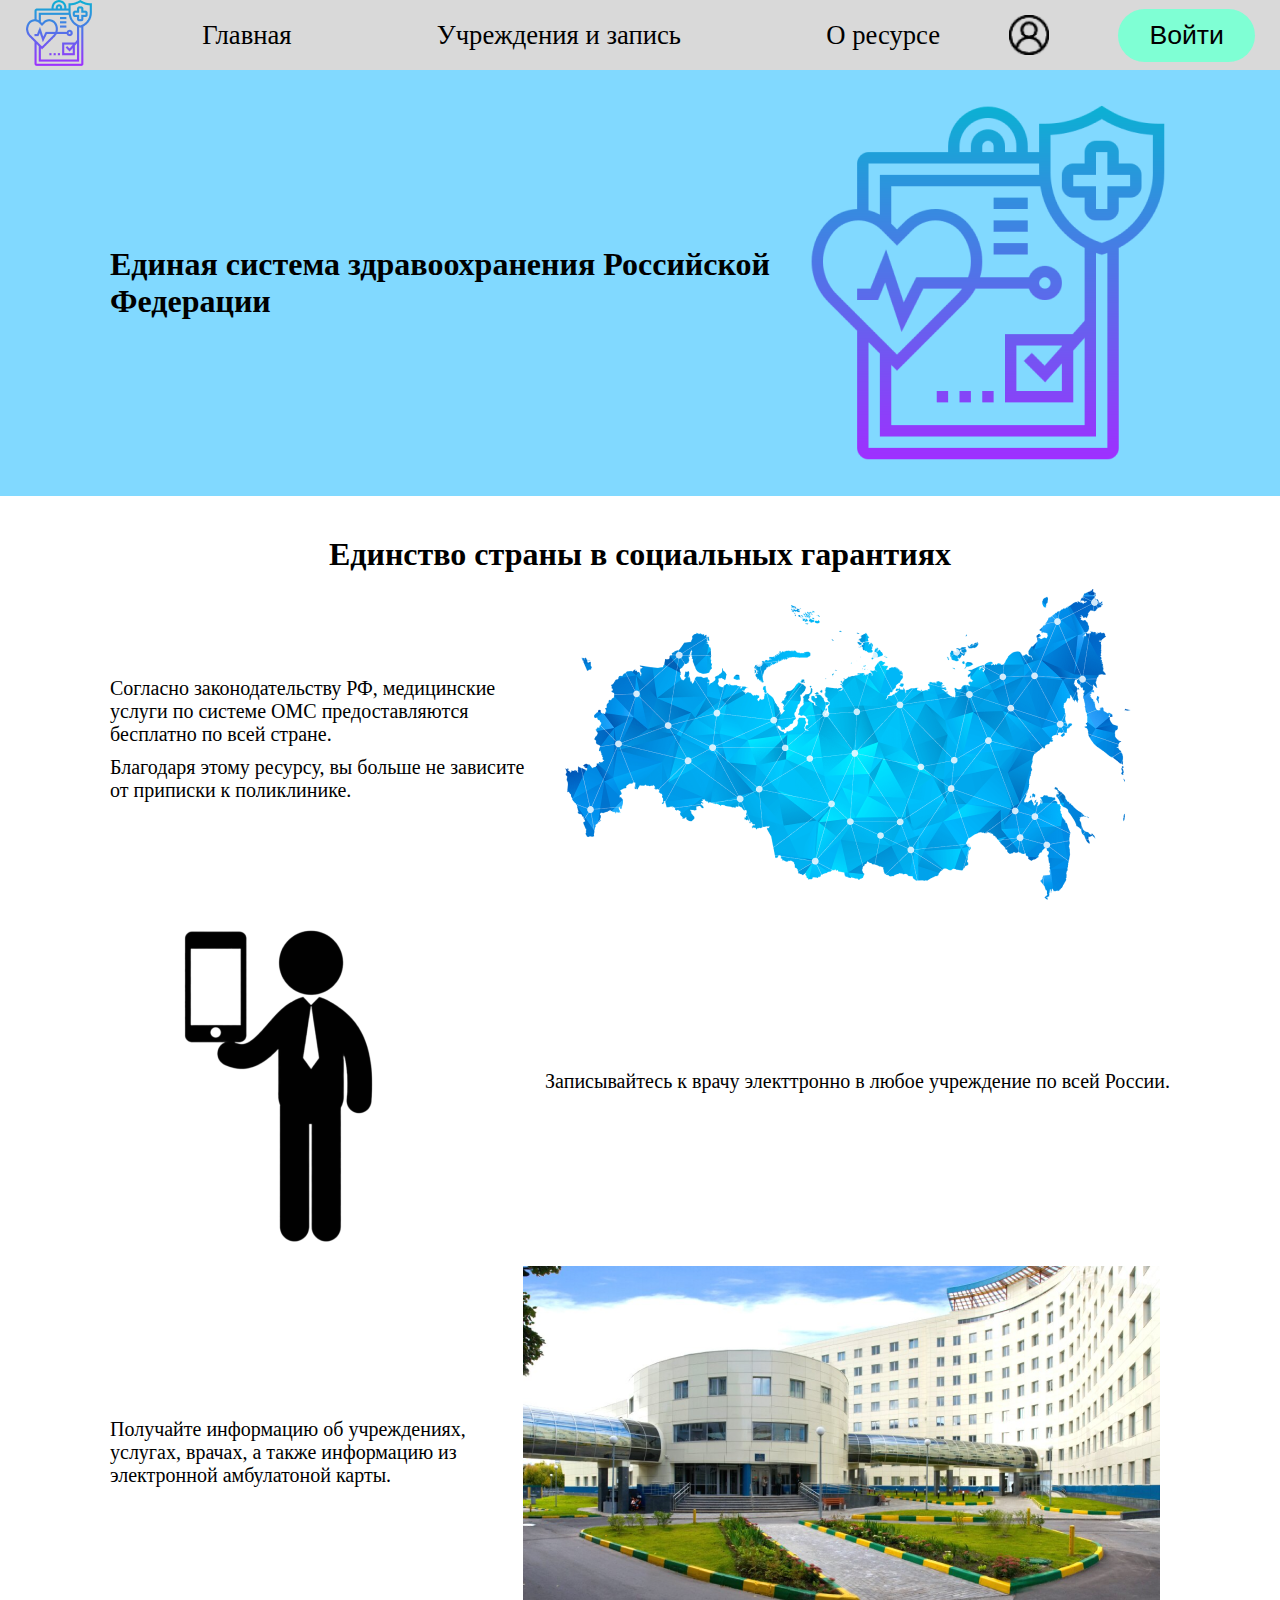
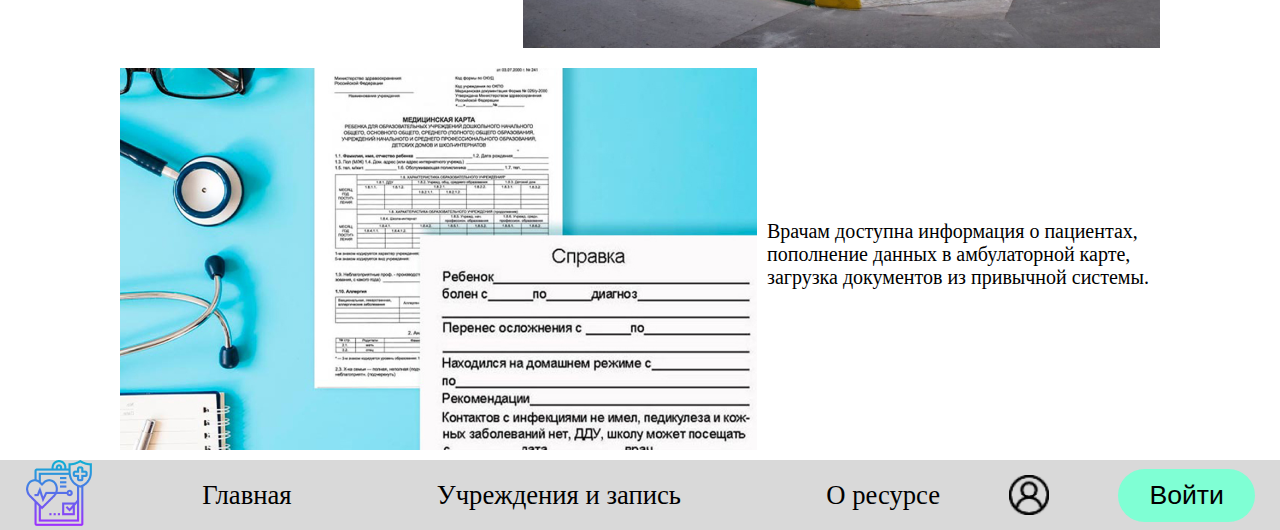
<file: index.htm>
<!DOCTYPE html>
<html lang="ru">
<head>
    <meta charset="UTF-8">
    <meta name="viewport" content="width=device-width, initial-scale=1.0">
    <link rel="stylesheet" href="./styles/index.css">
    <title>Единая система здравоохранения | Главная</title>
</head>
<body>
    <header>
        <div id="logo"><img src="/imgs/logo.png" alt="" onclick="location.href='index.htm'"></div>
        <ul>
            <li><a href="./index.htm">Главная</a></li>
            <li><a href="./search.htm">Учреждения и запись</a></li>
            <li><a href="">О ресурсе</a></li>
        </ul>
        <div id="user" onclick="location.href='./acc.htm'"><img src="./imgs/user.png" alt=""></div>
        <button id="signin" onclick="location.href='signin.htm'">Войти</button>
    </header>
    <div id="banner">
        <h1>
            Единая система здравоохранения Российской Федерации
        </h1>
        <img src="./imgs/bigLogo.png" alt="" style="display: block;">
    </div>
    <div id="about">
        <h1>Единство страны в социальных гарантиях</h1>
        <div class="card">
            <div>
            <p>Согласно законодательству РФ, медицинские услуги по системе ОМС предоставляются бесплатно по всей стране.</p>
            <p>Благодаря этому ресурсу, вы больше не зависите от приписки к поликлинике.</p>
            </div>
            <img src="./imgs/Russia.png" alt="" >
        </div>
        <div class="card">
            <img src="./imgs/withPhone.png" alt="">
            <p>Записывайтесь к врачу электтронно в любое учреждение по всей России.</p>
        </div>
        <div class="card">
            <p>Получайте информацию об учреждениях, услугах, врачах, а также информацию из электронной амбулатоной карты.</p>
            <img src="./imgs/Moscow.png" alt="">
        </div>
        <div class="card">
            <img src="./imgs/docs.png" alt="">
            <p>Врачам доступна информация о пациентах, пополнение данных в амбулаторной карте, загрузка документов из привычной системы.</p>
        </div>
    </div>
    <header>
        <div id="logo"><img src="./imgs/logo.png" alt="" onclick="location.href='index.htm'"></div>
        <ul>
            <li><a href="./index.htm">Главная</a></li>
            <li><a href="">Учреждения и запись</a></li>
            <li><a href="">О ресурсе</a></li>
        </ul>
        <div id="user"><img src="./imgs/user.png" alt=""></div>
        <button id="signin" onclick="location.href='signin.htm'">Войти</button>
    </header>
</body>
</html>
</file>
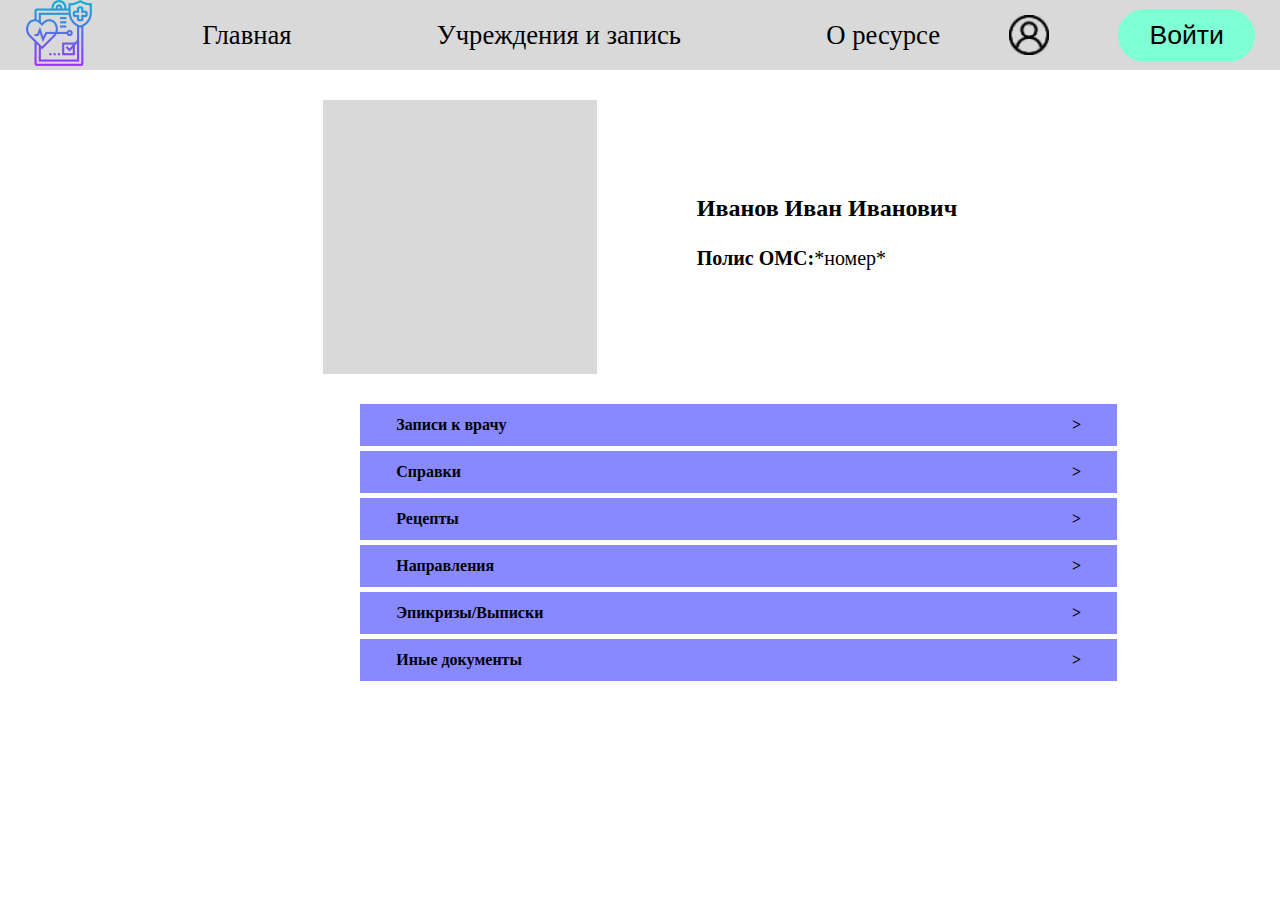
<file: acc.htm>
<!DOCTYPE html>
<html lang="ru">
<head>
    <meta charset="UTF-8">
    <meta name="viewport" content="width=device-width, initial-scale=1.0">
    <link rel="stylesheet" href="./styles/index.css">
    <link rel="stylesheet" href="./styles/accOfDoc.css">
    <link rel="stylesheet" href="./styles/acc.css">
    <title>Единая система здравоохранения | Личный кабинет</title>
</head>
<body>
    <header>
        <div id="logo"><img src="./imgs/logo.png" alt="" onclick="location.href='index.htm'"></div>
        <ul>
            <li><a href="./index.htm">Главная</a></li>
            <li><a href="./search.htm">Учреждения и запись</a></li>
            <li><a href="">О ресурсе</a></li>
        </ul>
        <div id="user" onclick="location.href='./acc.htm'"><img src="./imgs/user.png" alt=""></div>
        <button id="signin" onclick="location.href='signin.htm'">Войти</button>
    </header>
    <div id="accountHead">
        <img src="./imgs/None.png" alt="">
        <div id="biginfo">
            <h2>Иванов Иван Иванович</h2>
            <div id="info" style="margin-top: 25px;">
                <div id="catagolry">
                    <p><strong>Полис ОМС: </strong></p>
                </div>
                <div id="val">
                    <p>*номер*</p>
                </div>
            </div>
        </div>
    </div>
    <div class="sections">
        <ul>
            <li onclick="location.href = './records.htm'"><div>Записи к врачу</div> <div>></div></li>
            <li onclick="location.href = './documents.htm'"><div>Справки </div> <div>></div></li>
            <li onclick="location.href = './documents.htm'"><div>Рецепты </div> <div>></div></li>
            <li onclick="location.href = './documents.htm'"><div>Направления </div> <div>></div></li>
            <li onclick="location.href = './documents.htm'"><div>Эпикризы/Выписки </div> <div>></div></li>
            <li onclick="location.href = './documents.htm'"><div>Иные документы </div> <div>></div></li>
        </ul>
    </div>
</body>
</html>
</file>
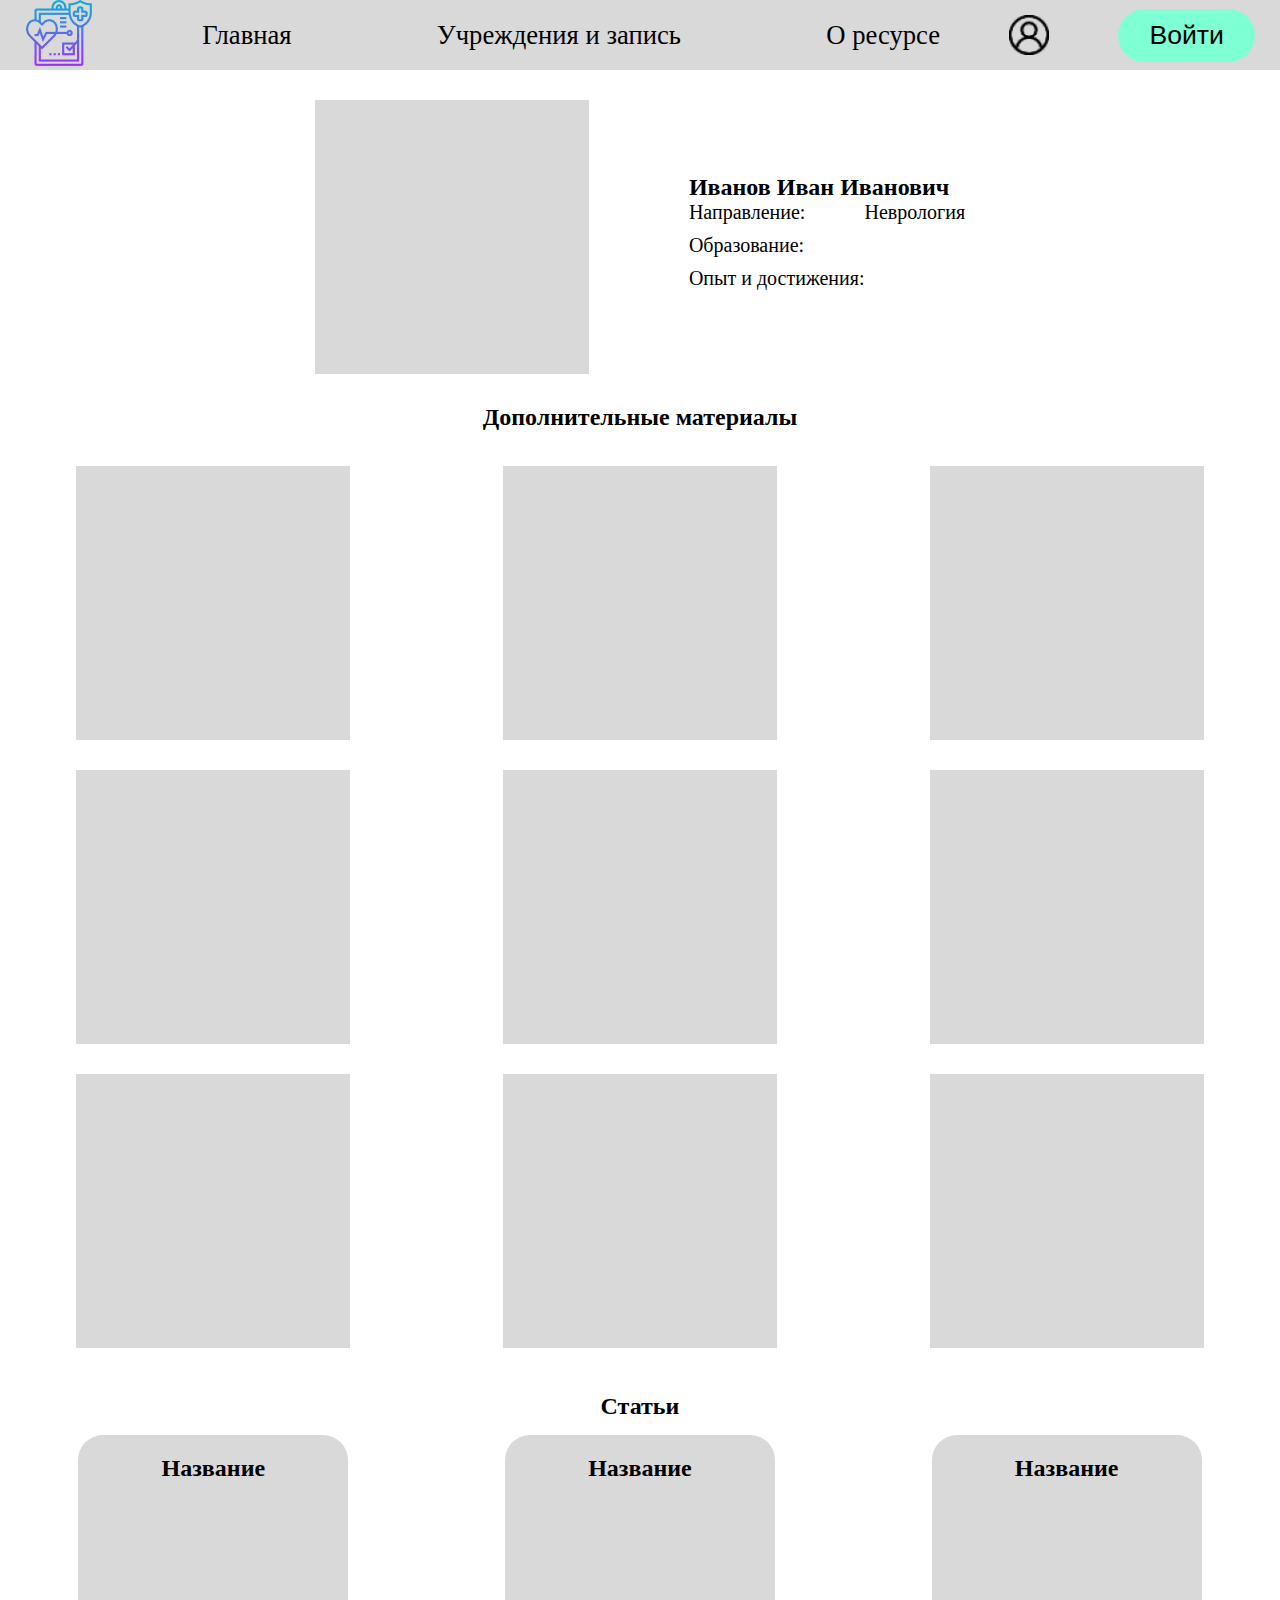
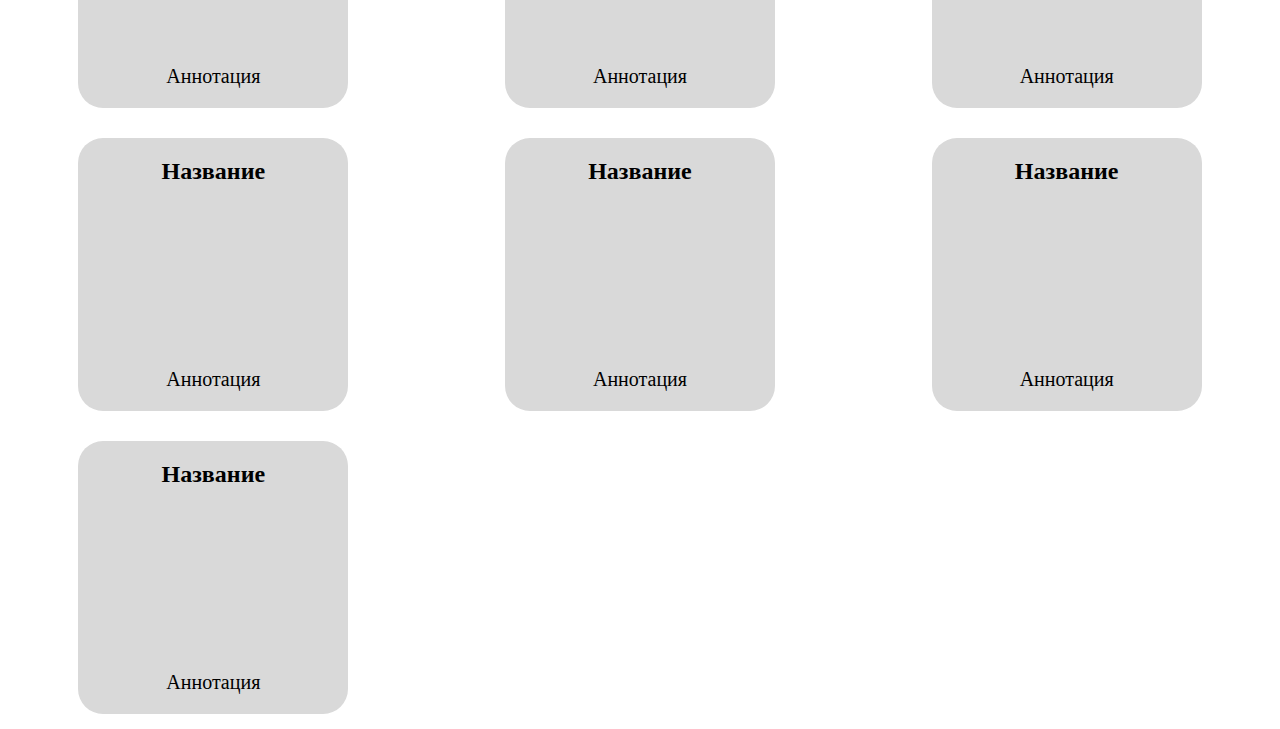
<file: accOfDoc.htm>
<!DOCTYPE html>
<html lang="ru">
<head>
    <meta charset="UTF-8">
    <meta name="viewport" content="width=device-width, initial-scale=1.0">
    <link rel="stylesheet" href="./styles/index.css">
    <link rel="stylesheet" href="./styles/accOfDoc.css">
    <title>Единая система здравоохранения | Врач</title>
</head>
<body>
    <header>
        <div id="logo"><img src="./imgs/logo.png" alt="" onclick="location.href='index.htm'"></div>
        <ul>
            <li><a href="./index.htm">Главная</a></li>
            <li><a href="./search.htm">Учреждения и запись</a></li>
            <li><a href="">О ресурсе</a></li>
        </ul>
        <div id="user" onclick="location.href='./acc.htm'"><img src="/imgs/user.png" alt=""></div>
        <button id="signin" onclick="location.href='signin.htm'">Войти</button>
    </header>
    <div id="accountHead">
        <img src="./imgs/None.png" alt="">
        <div id="biginfo">
            <h2>Иванов Иван Иванович</h2>
            <div id="info">
            <div id="catagolry">
                <p>Направление: </p>
                <p>Образование: </p>
                <p>Опыт и достижения: </p>
            </div>
            <div id="val">
                <p>Неврология</p>
                <p></p>
                <p></p>
            </div>
            </div>
        </div>
    </div>
    <h2>Дополнительные материалы</h2>
    <div id="materials">
        <img src="./imgs/None.png" alt="">
        <img src="./imgs/None.png" alt="">
        <img src="./imgs/None.png" alt="">
        <img src="./imgs/None.png" alt="">
        <img src="./imgs/None.png" alt="">
        <img src="./imgs/None.png" alt="">
        <img src="./imgs/None.png" alt="">
        <img src="./imgs/None.png" alt="">
        <img src="./imgs/None.png" alt="">
    </div>
    <h2>Статьи</h2>
    <div id="posts">
        <div class= "post" onclick="location.href='./post.htm'">
            <h2>Название</h2>
            <p>Аннотация</p>
        </div>
        <div class= "post" onclick="location.href='./post.htm'">
            <h2>Название</h2>
            <p>Аннотация</p>
        </div>
        <div class= "post" onclick="location.href='./post.htm'">
            <h2>Название</h2>
            <p>Аннотация</p>
        </div>
        <div class= "post" onclick="location.href='./post.htm'">
            <h2>Название</h2>
            <p>Аннотация</p>
        </div>
        <div class= "post" onclick="location.href='./post.htm'">
            <h2>Название</h2>
            <p>Аннотация</p>
        </div>
        <div class= "post" onclick="location.href='./post.htm'">
            <h2>Название</h2>
            <p>Аннотация</p>
        </div>
        <div class= "post" onclick="location.href='./post.htm'">
            <h2>Название</h2>
            <p>Аннотация</p>
        </div>
    </div>
</body>
</html>
</file>
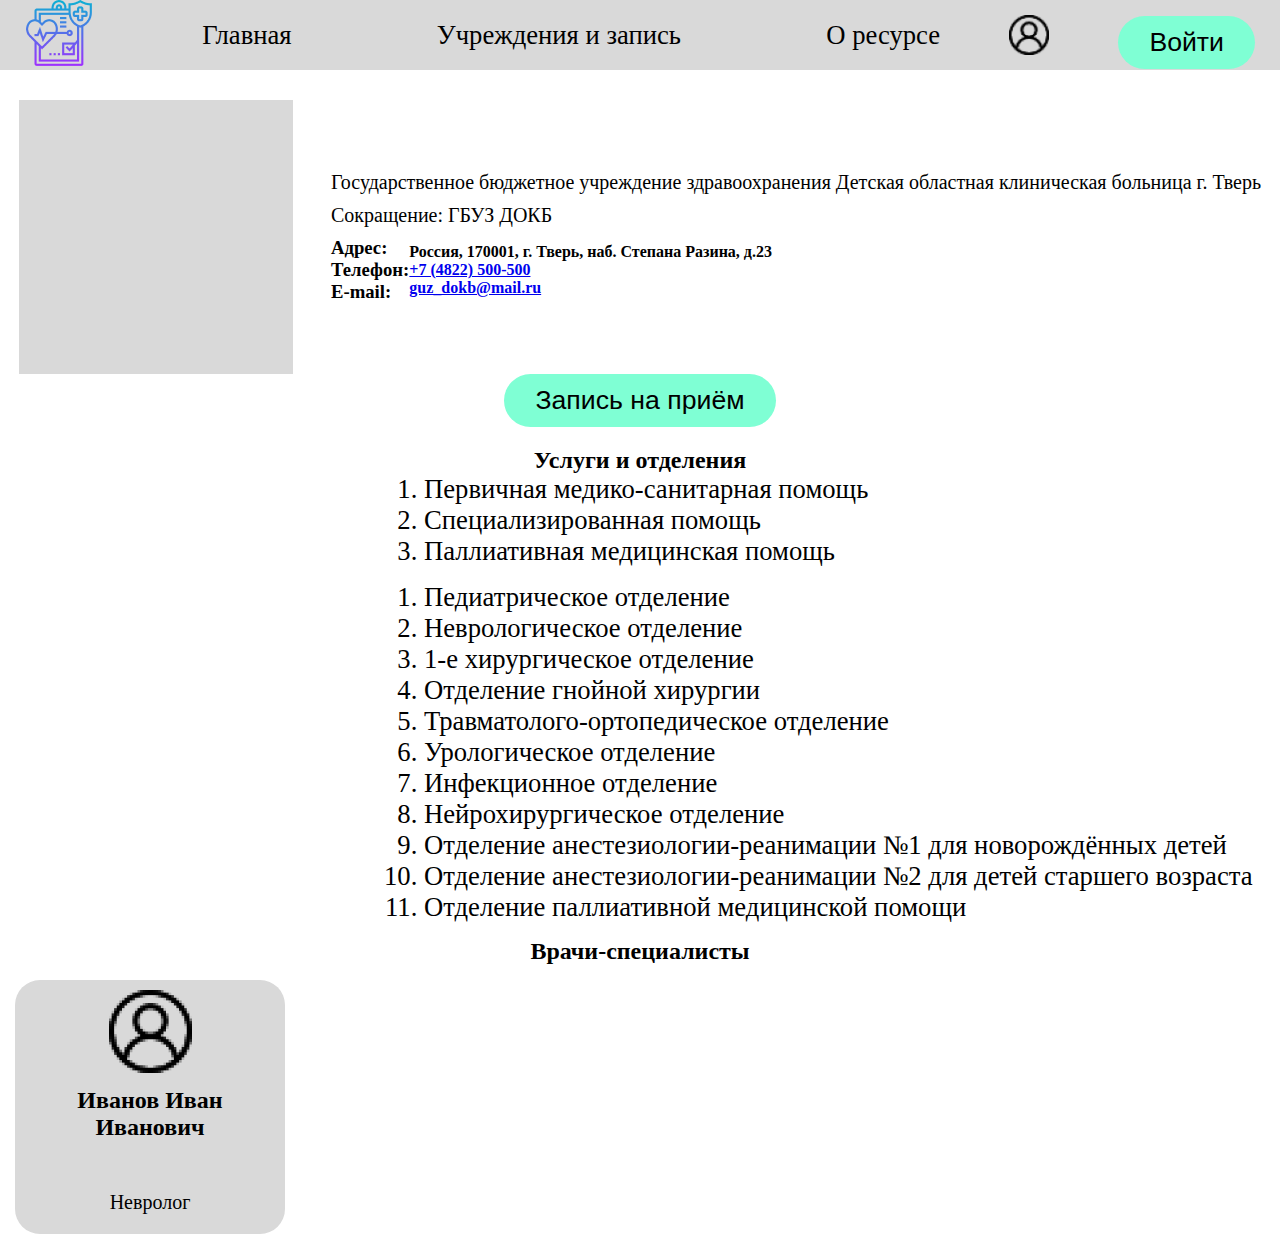
<file: accountOfAmb.htm>
<!DOCTYPE html>
<html lang="ru">
<head>
    <meta charset="UTF-8">
    <meta name="viewport" content="width=device-width, initial-scale=1.0">
    <link rel="stylesheet" href="./styles/index.css">
    <link rel="stylesheet" href="./styles/search.css">
    <title>Единая система здравоохранения | Страница учрежждения</title>
</head>
<body>
    <header>
        <div id="logo"><img src="/imgs/logo.png" alt="" onclick="location.href='index.htm'"></div>
        <ul>
            <li><a href="./index.htm">Главная</a></li>
            <li><a href="./search.htm">Учреждения и запись</a></li>
            <li><a href="">О ресурсе</a></li>
        </ul>
        <div id="user" onclick="location.href='./acc.htm'"><img src="./imgs/user.png" alt=""></div>
        <button id="signin" onclick="location.href='signin.htm'">Войти</button>
    </header>
    <div id="accountHead">
        <img src="./imgs/None.png" alt="">
        <div id="biginfo">
            <p>Государственное бюджетное учреждение здравоохранения Детская областная клиническая больница г. Тверь</p>
            <p>Сокращение: ГБУЗ ДОКБ</p>
            <div id="info">
            <div id="catagolry">
                <h3>Адрес:</h3>
                <h3>Телефон:</h3>
                <h3>E-mail:</h3>
            </div>
            <div id="val">
                <h4>Россия, 170001, г. Тверь, наб. Степана Разина, д.23</h4>
                <h4><a href="tel:+74822500500">+7 (4822) 500-500</a></h4>
                <h4><a href="mailto:">guz_dokb@mail.ru</a></h4>
            </div>
            </div>
        </div>
    </div>
    <div style="width: 100%; text-align: center; margin-bottom: 20px;">
    <button style="margin: auto;" onclick="location.href = './record.htm'">Запись на приём</button>
    </div>
    <h2 style="text-align: center;">Услуги и отделения</h2>
    <div id="departments">
        <ol>
            <li>Первичная медико-санитарная помощь</li>
            <li>Специализированная помощь</li>
            <li>Паллиативная медицинская помощь</li>
        </ol>
        <ol>
            <li>Педиатрическое отделение</li>
            <li>Неврологическое отделение</li>
            <li>1-е хирургическое отделение</li>
            <li>Отделение гнойной хирургии</li>
            <li>Травматолого-ортопедическое  отделение</li>
            <li>Урологическое отделение</li>
            <li>Инфекционное отделение</li>
            <li>Нейрохирургическое отделение</li>
            <li>Отделение анестезиологии-реанимации №1 для новорождённых детей</li>
            <li>Отделение анестезиологии-реанимации №2 для детей старшего возраста</li>
            <li>Отделение паллиативной медицинской помощи</li>
        </ol>
    </div>
    <h2 style="text-align: center;margin-bottom: 10px;">Врачи-специалисты</h2>
    <div class="specialists">
        <div class="specialist" onclick="location.href='./accOfDoc.htm'">
            <img src="./imgs/user.png" alt="" >
            <h2>Иванов Иван Иванович</h2>
            <p>Невролог</p>
        </div>
    </div>
</body>
</html>
</file>
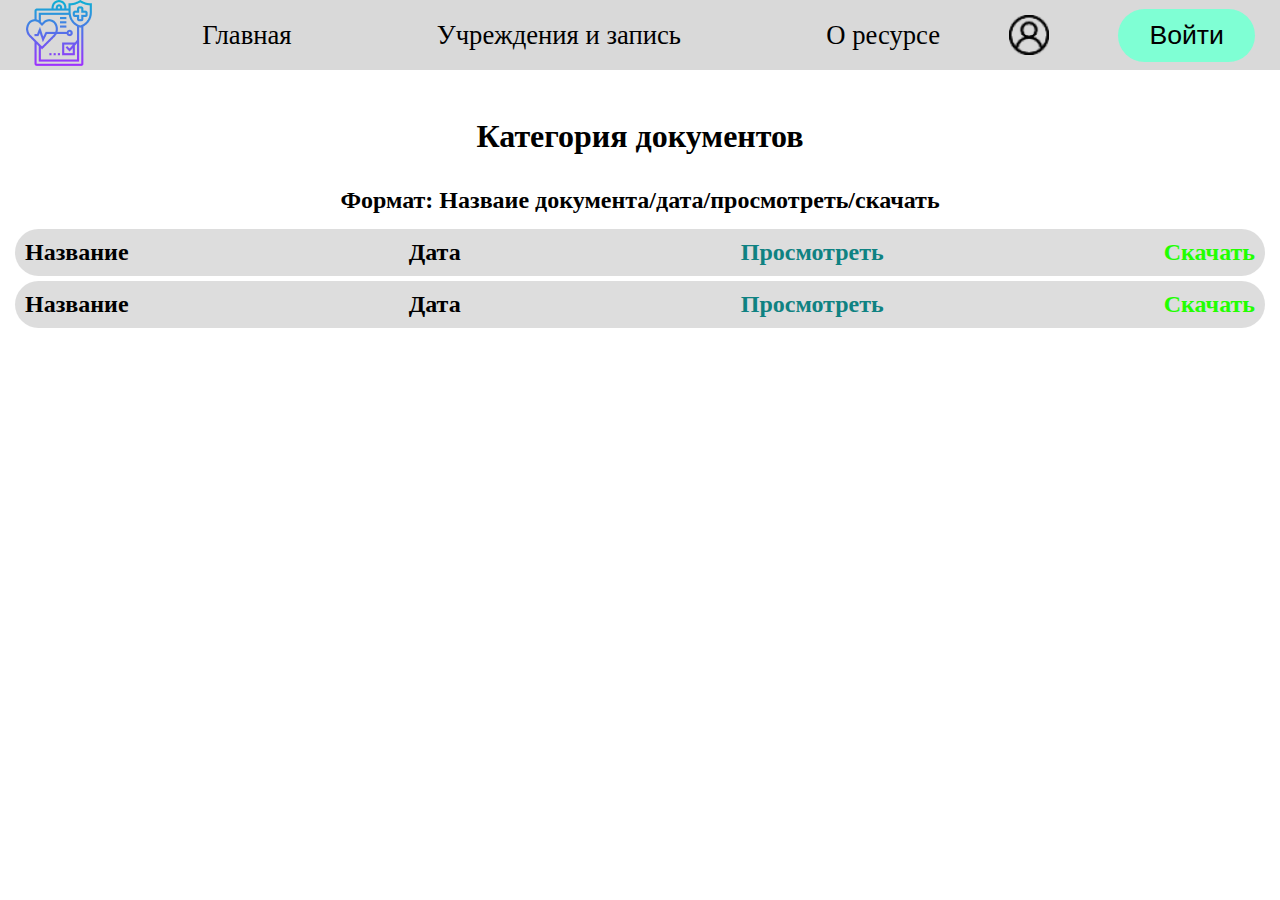
<file: documents.htm>
<!DOCTYPE html>
<html lang="ru">
<head>
    <meta charset="UTF-8">
    <meta name="viewport" content="width=\, initial-scale=1.0">
    <link rel="stylesheet" href="./styles/index.css">
    <link rel="stylesheet" href="./styles/records.css">
    <title>Единая система здравоохранения | Документы</title>
</head>
<body>
    <header>
        <div id="logo"><img src="./imgs/logo.png" alt="" onclick="location.href='index.htm'"></div>
        <ul>
            <li><a href="./index.htm">Главная</a></li>
            <li><a href="./search.htm">Учреждения и запись</a></li>
            <li><a href="">О ресурсе</a></li>
        </ul>
        <div id="user" onclick="location.href='./acc.htm'"><img src="./imgs/user.png" alt=""></div>
        <button id="signin" onclick="location.href='signin.htm'">Войти</button>
    </header>
    <h1>Категория документов</h1>
    <h2 style="text-align: center;">Формат: Назваие документа/дата/просмотреть/скачать</h2>
    <div class="docs">
        <div class="doc">
            <h2>Название</h2>
            <h2>Дата</h2>
            <h2 style="color: rgb(15, 130, 130);">Просмотреть</h2>
            <h2 style="color: rgb(34, 255, 0);">Скачать</h2>
        </div>
        <div class="doc">
            <h2>Название</h2>
            <h2>Дата</h2>
            <h2 style="color: rgb(15, 130, 130);">Просмотреть</h2>
            <h2 style="color: rgb(34, 255, 0);">Скачать</h2>
        </div>
    </div>
</body>
</html>
</file>
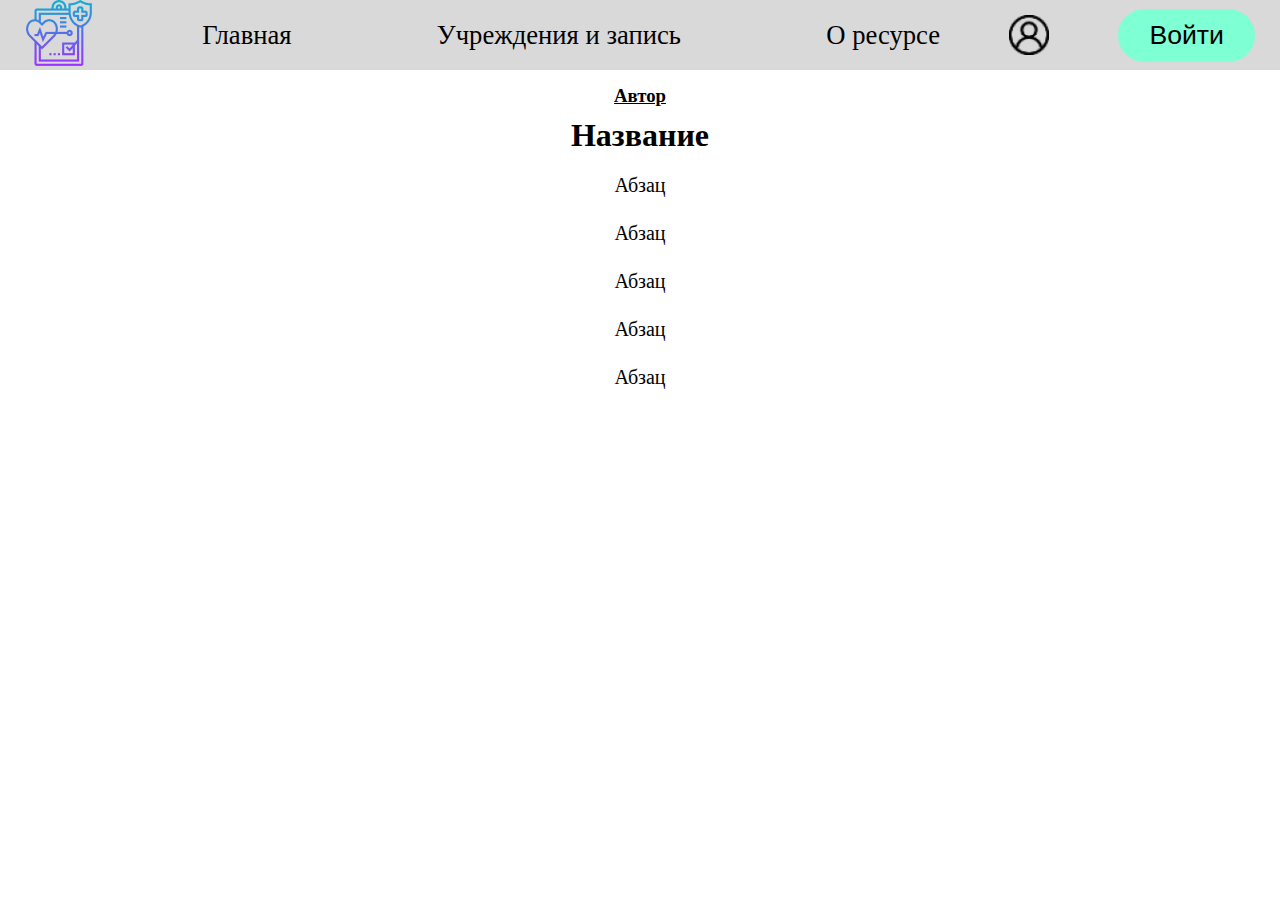
<file: post.htm>
<!DOCTYPE html>
<html lang="en">
    <head>
        <meta charset="UTF-8">
        <meta name="viewport" content="width=device-width, initial-scale=1.0">
        <link rel="stylesheet" href="./styles/index.css">
        <link rel="stylesheet" href="./styles/post.css">
        <title>Единая система здравоохранения | Статья</title>
    </head>
<body>
    <header>
        <div id="logo"><img src="./imgs/logo.png" alt="" onclick="location.href='index.htm'"></div>
        <ul>
            <li><a href="./index.htm">Главная</a></li>
            <li><a href="./search.htm">Учреждения и запись</a></li>
            <li><a href="">О ресурсе</a></li>
        </ul>
        <div id="user" onclick="location.href='./acc.htm'"><img src="./imgs/user.png" alt=""></div>
        <button id="signin" onclick="location.href='signin.htm'">Войти</button>
    </header>
    <h3 onclick="location.href = './accOfDoc.htm'">Автор</h3>
    <h1>Название</h1>
    <p>Абзац</p>
    <p>Абзац</p>
    <p>Абзац</p>
    <p>Абзац</p>
    <p>Абзац</p>
</body>
</html>
</file>
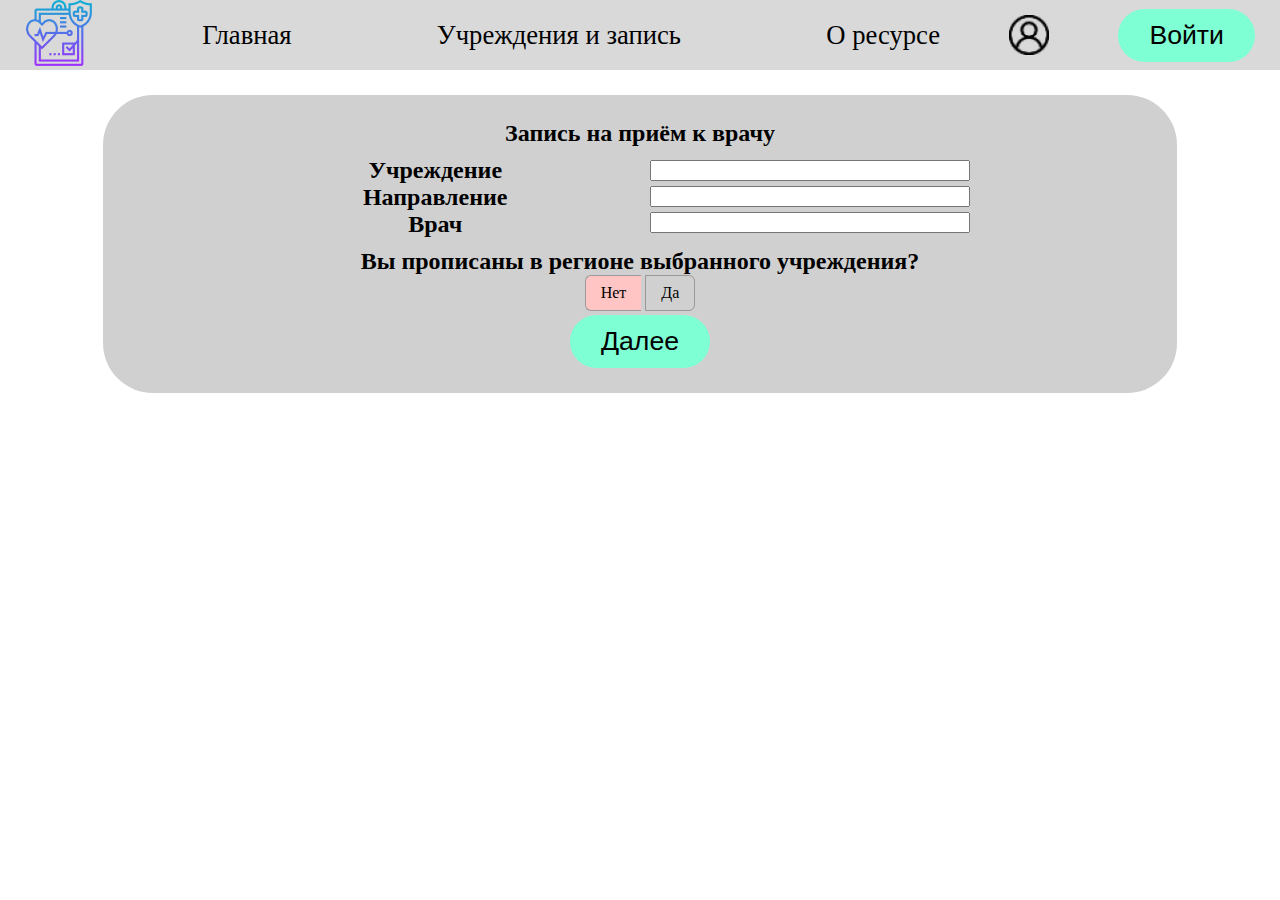
<file: record.htm>
<!DOCTYPE html>
<html lang="ru">
<head>
    <meta charset="UTF-8">
    <meta name="viewport" content="width=device-width, initial-scale=1.0">
    <link rel="stylesheet" href="./styles/index.css">
    <link rel="stylesheet" href="./styles/record.css">
        <!-- Reset CSS -->
    
<!-- Font Awesome CSS  -->
    <link href="https://cdnjs.cloudflare.com/ajax/libs/font-awesome/5.13.0/css/all.min.css" rel="stylesheet" />  
    <link rel="stylesheet" href="./styles/calendar.css">
    <title>Единая система здравоохранения | Запись к врачу</title>
</head>
<body>
    <header>
        <div id="logo"><img src="./imgs/logo.png" alt="" onclick="location.href='index.htm'"></div>
        <ul>
            <li><a href="./index.htm">Главная</a></li>
            <li><a href="./search.htm">Учреждения и запись</a></li>
            <li><a href="">О ресурсе</a></li>
        </ul>
        <div id="user" onclick="location.href='./acc.htm'"><img src="/imgs/user.png" alt=""></div>
        <button id="signin" onclick="location.href='signin.htm'">Войти</button>
    </header>
    <div class="main">
        <h2>Запись на приём к врачу</h2>
        <div class="information1" id="info1">
            <div>
                <h2>Учреждение</h2>
                <h2>Направление</h2>
                <h2>Врач</h2>
            </div>
            <div>
                <input type="text" id="guz">
                <input type="text" id="section">
                <input type="text" id="doc">
            </div>
        </div>
        <div class="information2" id="info2">
            <h2>Вы прописаны в регионе выбранного учреждения?</h2>
            <div class="form_toggle">
                <div class="form_toggle-item item-1">
                    <input id="fid-1" type="radio" name="radio" value="off" checked>
                    <label for="fid-1">Нет</label>
                </div>
                <div class="form_toggle-item item-2">
                    <input id="fid-2" type="radio" name="radio" value="on">
                    <label for="fid-2">Да</label>
                </div>
            </div>
        </div>
        <div class="calendar-wrapper" style="display: none;" id="cal">
            <h3>Выберите дату: доступно - зеленый, недоступно - красный.</h3>
            <button id="btnPrev" type="button">Предыдущий</button>
            <button id="btnNext" type="button">Следующий</button>
        <div id="divCal"></div>
        <div id="time">
            <h3>Выберите время:</h3>
            <select name="time" id="selTime">
                <option selected="selected">Выберите время</option>
                <option>8:00</option>
                <option>8:30</option>
                <option>9:00</option>
                <option>9:30</option>
            </select>
        </div>
        </div>
        <div id="finalInfo" style="display: none;">
            <div>
                <h2>Учреждение:</h2>
                <h2>Направление:</h2>
                <h2>Врач:</h2>
                <h2>Дата:</h2>
                <h2>Время:</h2>
            </div>
            <div id="vals">
                
            </div>
        </div>
        <button id="nextBtnForm" onclick="NONE(this)">Далее</button>
        <button id="Prev" style="display: none;" onclick="prevRec(this)">Назад</button>
    </div>
    <script src="./script.js"></script>
</body>
</html>
</file>
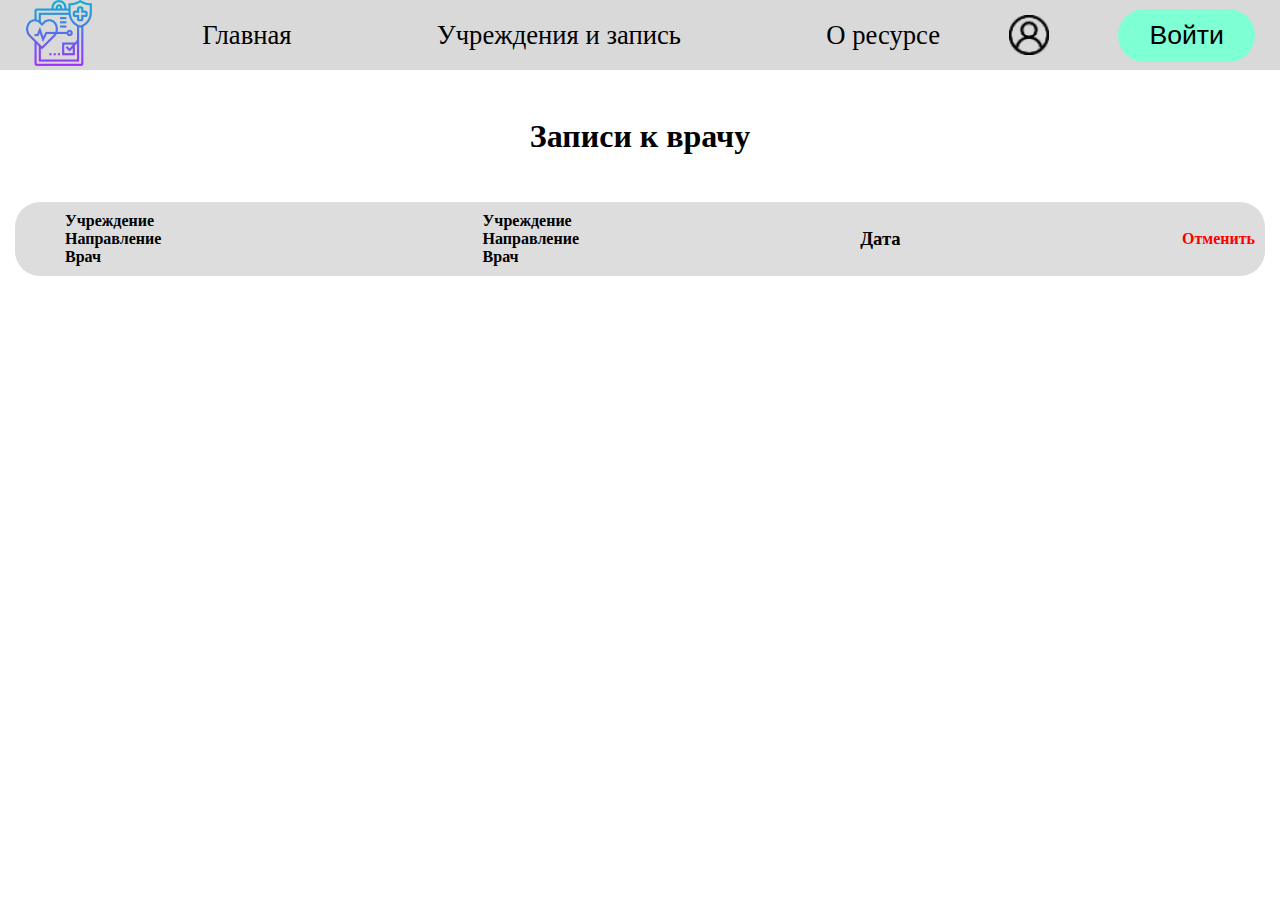
<file: records.htm>
<!DOCTYPE html>
<html lang="RU">
<head>
    <meta charset="UTF-8">
    <meta name="viewport" content="width=device-width, initial-scale=1.0">
    <link rel="stylesheet" href="./styles/index.css">
    <link rel="stylesheet" href="./styles/records.css">
    <title>Единая система здравоохранения | Записи к врачу</title>
</head>
<body>
    <header>
        <div id="logo"><img src="./imgs/logo.png" alt="" onclick="location.href='index.htm'"></div>
        <ul>
            <li><a href="./index.htm">Главная</a></li>
            <li><a href="./search.htm">Учреждения и запись</a></li>
            <li><a href="">О ресурсе</a></li>
        </ul>
        <div id="user" onclick="location.href='./acc.htm'"><img src="./imgs/user.png" alt=""></div>
        <button id="signin" onclick="location.href='signin.htm'">Войти</button>
    </header>
    <h1>Записи к врачу</h1>
    <div class="records">
        <div class="record">
            <ul>
                <li>Учреждение</li>
                <li>Направление</li>
                <li>Врач</li>
            </ul>
            <ul>
                <li>Учреждение</li>
                <li>Направление</li>
                <li>Врач</li>
            </ul>
            <h3>Дата</h3>
            <h2 onclick="confirm('Вы хотите отменить запись?')">Отменить</h2>
        </div>
    </div>
</body>
</html>
</file>
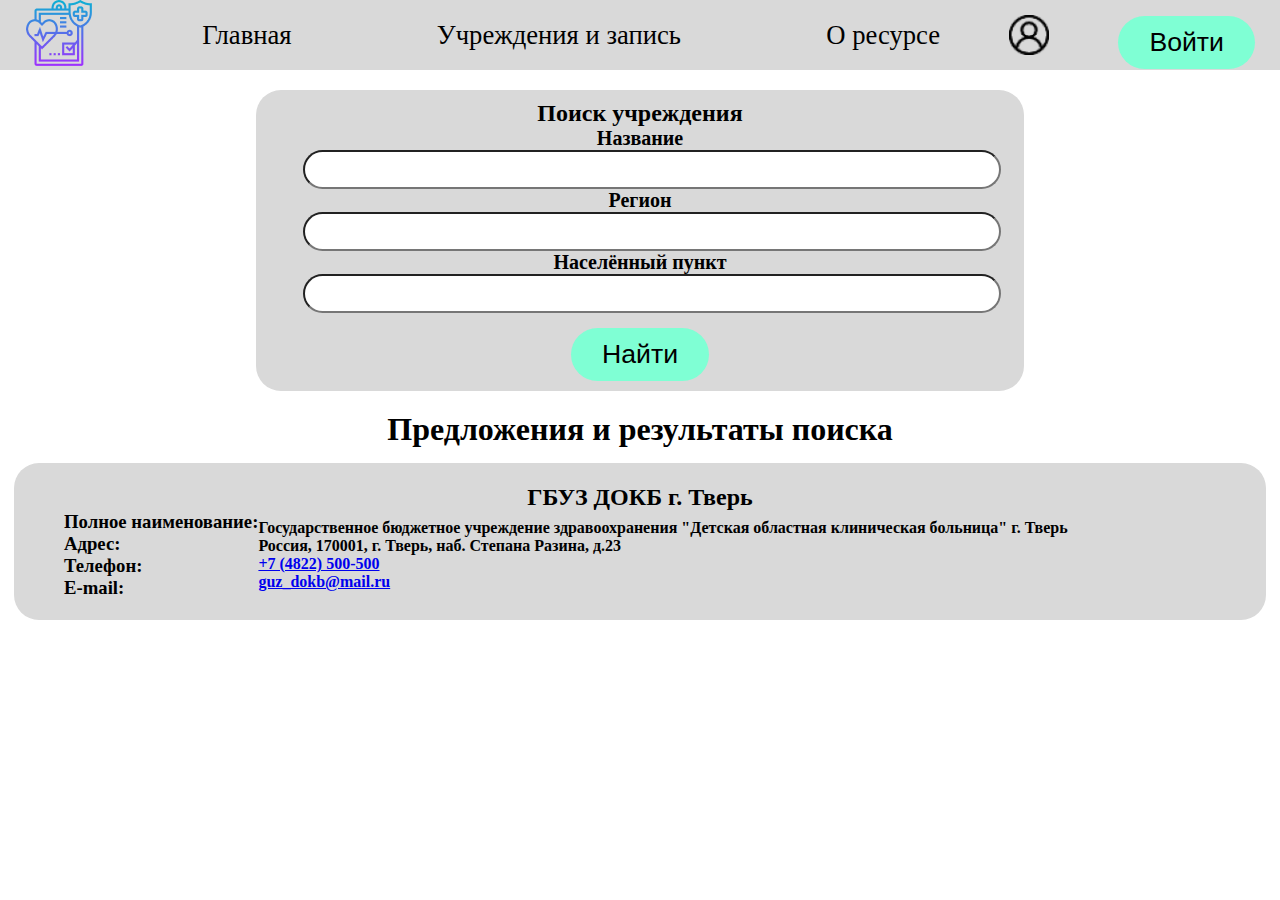
<file: search.htm>
<!DOCTYPE html>
<html lang="ru">
<head>
    <meta charset="UTF-8">
    <meta name="viewport" content="width=device-width, initial-scale=1.0">
    <link rel="stylesheet" href="./styles/index.css">
    <link rel="stylesheet" href="./styles/search.css">
    <title>Единая система здравоохранения | Поиск учреждения</title>
</head>
<body>
    <header>
        <div id="logo"><img src="./imgs/logo.png" alt="" onclick="location.href='index.htm'"></div>
        <ul>
            <li><a href="./index.htm">Главная</a></li>
            <li><a href="./search.htm">Учреждения и запись</a></li>
            <li><a href="">О ресурсе</a></li>
        </ul>
        <div id="user" onclick="location.href='./acc.htm'"><img src="./imgs/user.png" alt=""></div>
        <button id="signin" onclick="location.href='signin.htm'">Войти</button>
    </header>
    <div id="formSearch">
        <div>
            <h2 style="text-align: center;">Поиск учреждения</h2>
            <label for="name">Название</label>
            <input type="text" name="name">
            <label for="region">Регион</label>
            <input type="text" name="region">
            <label for="location">Населённый пункт</label>
            <input type="text" name="location">
            <button>Найти</button>
        </div>
    </div>
    <h1>Предложения и результаты поиска</h1>
    <div class="cardsOfAmb">
        <div class="cardOfAmb" onclick="location.href = 'accountOfAmb.htm'">
            <h2 style="text-align: center;">ГБУЗ ДОКБ г. Тверь</h2>
            <div id="info">
                <div id="catagolry">
                    <h3>Полное наименование:</h3>
                    <h3>Адрес:</h3>
                    <h3>Телефон:</h3>
                    <h3>E-mail:</h3>
                </div>
                <div id="val">
                    <h4>Государственное бюджетное учреждение здравоохранения "Детская областная клиническая больница" г. Тверь</h4>
                    <h4>Россия, 170001, г. Тверь, наб. Степана Разина, д.23</h4>
                    <h4><a href="tel:+74822500500">+7 (4822) 500-500</a></h4>
                    <h4><a href="mailto:">guz_dokb@mail.ru</a></h4>
                </div>
            </div>
        </div>
    </div>
</body>
</html>
</file>
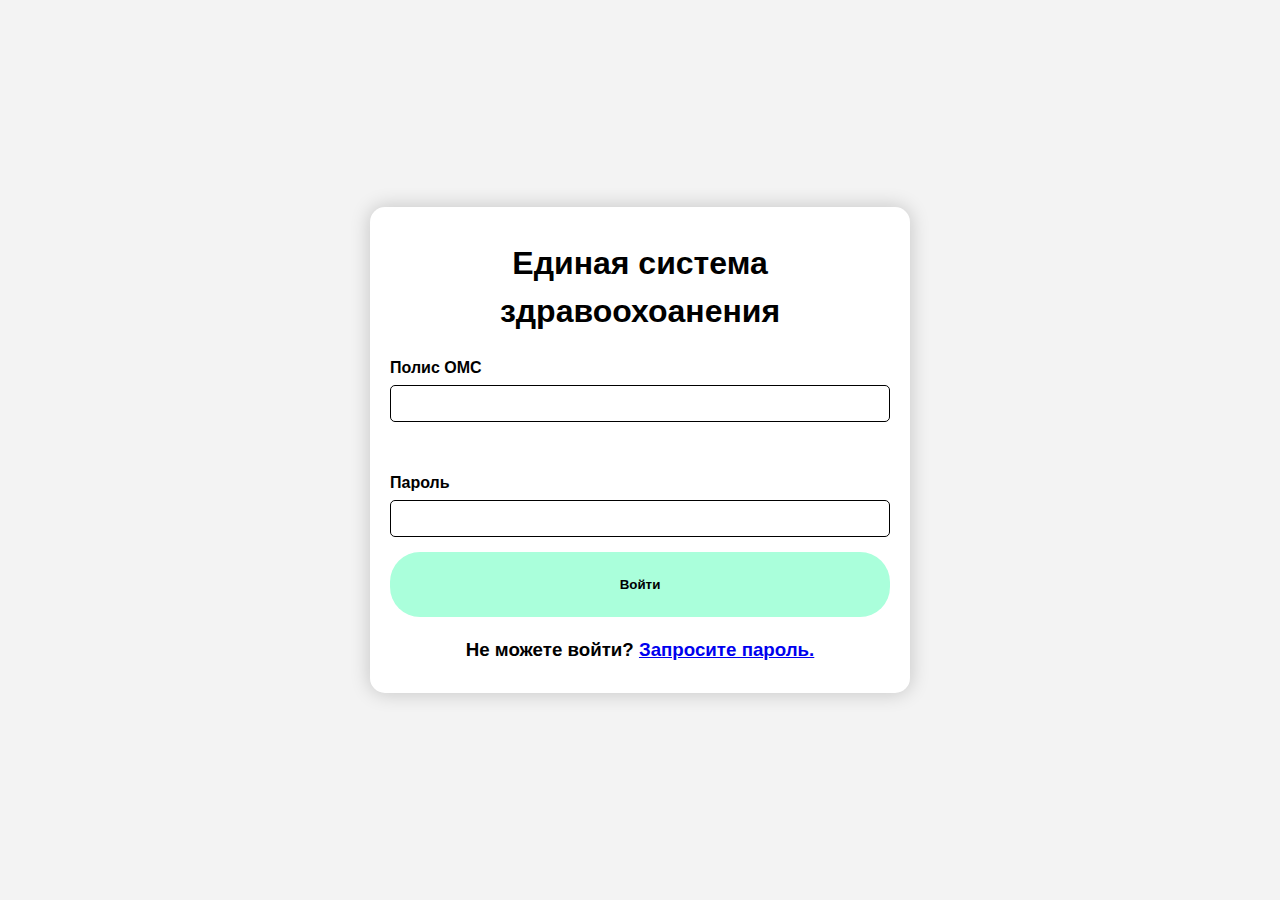
<file: signin.htm>
<!DOCTYPE html>
<html lang="ru">
<head>
    <meta charset="UTF-8">
    <meta name="viewport" content="width=device-width, initial-scale=1.0">
    <link rel="stylesheet" href="./styles/signin.css">
    <title>Единая система здравоохранения | Вход</title>
</head>
<body>
    <div id="form">
        <h1>Единая система здравоохоанения</h1>
        <form action="" method="post">
            <label for="login">Полис ОМС</label>
            <input type="text" name="login" id=""><br>
            <label for="pass">Пароль</label>
            <input type="password" name="pass" id="">
            <button type="submit">Войти</button>
        </form>
        <h3>Не можете войти? <a href="./signup.htm">Запросите пароль.</a></h3>
    </div>
</body>
</html>
</file>
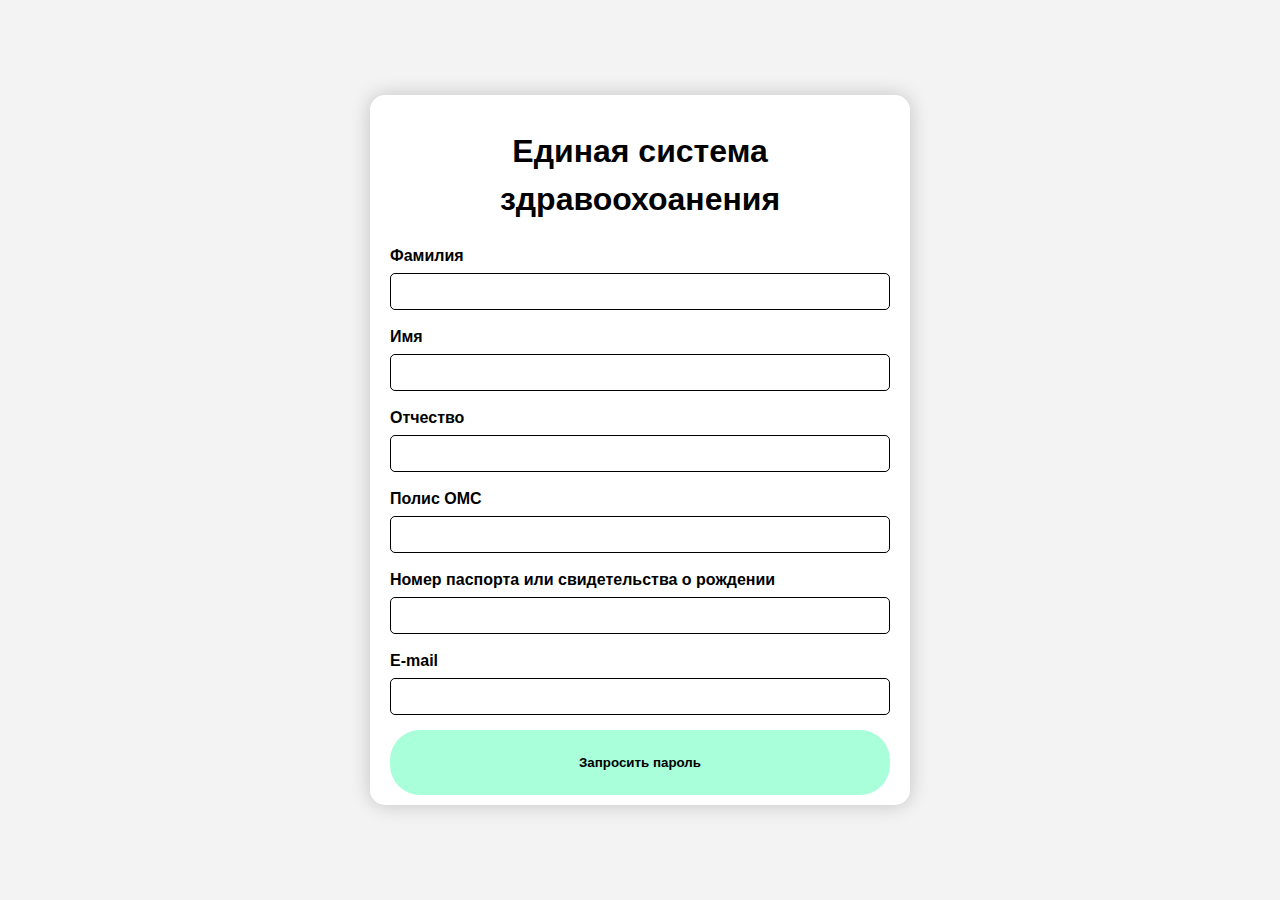
<file: signup.htm>
<!DOCTYPE html>
<html lang="ru">
<head>
    <meta charset="UTF-8">
    <meta name="viewport" content="width=device-width, initial-scale=1.0">
    <link rel="stylesheet" href="./styles/signin.css">
    <title>Единая система здравоохранения | Регистрация и сброс</title>
</head>
<body>
    <div id="form">
        <h1>Единая система здравоохоанения</h1>
        <form action="" method="post">
            <label for="surname">Фамилия</label>
            <input type="text" name="surname" id="">
            <label for="name">Имя</label>
            <input type="text" name="name" id="">
            <label for="lastname">Отчество</label>
            <input type="text" name="lastname" id="">
            <label for="police">Полис ОМС</label>
            <input type="text" name="police" id="">
            <label for="document">Номер паспорта или свидетельства о рождении</label>
            <input type="text" name="document" id="">
            <label for="email">E-mail</label>
            <input type="email" name="email" id="">
            <button type="submit">Запросить пароль</button>
        </form>
    </div>
</body>
</html>
</file>
<file: styles/index.css>
* {
    margin: 0;
}

body {
    min-height: 100%;
}

header {
    display: flex;
    align-items: center;
    justify-content: space-between;
    padding-left: 25px;
    padding-right: 25px;
    background: #d9d9d9;
}

header ul {
    display: flex;
    justify-content: space-between;
    list-style: none;
    width: 60%;
}

header ul a {
    text-decoration: none;
    color: black;
    font-size: 20pt;
    font-weight: 200;
}

header ul a:hover {
    color: rgb(94, 2, 2);
}

header ul a:active {
    color: #717171;
}

#user {
    height: 100%;
    display: flex;
    align-items: center;
}

#user img {
    width: 40px;
    height: 40px;
}

header button {
    padding: 11px 31px;
    border: none;
    border-radius: 45px;
    background-color: aquamarine;
    font-size: 20pt;
    font-weight: 500;
}

header button:hover {
    background-color: aqua;
}

header button:active {
    background-color: rgb(141, 141, 231);
}

#banner {
    display: flex;
    padding: 31px 110px;
    justify-content: space-between;
    align-items: center;
    background-color: #81D9FF;
}

#about {
    text-align: center;
    margin-top: 40px;
    padding-left: 110px;
    padding-right: 110px;
}

.card {
    display: flex;
    justify-content: space-between;
    align-items: center;
    text-align: left;
}

.card img {
    display: block;
    margin: 10px;
}

p {
    font-size: 15pt;
    font-weight: 400;
    margin-bottom: 10px;
}
</file>
<file: styles/accOfDoc.css>
#accountHead {
    display: flex;
    align-items: center;
    margin-top: 30px;
    justify-content: center;
    margin-bottom: 30px;
}

#biginfo {
    margin-left: 100px;
}

#info {
    display: flex;
}

#materials {
    margin-top: 20px;
    display: grid;
    grid-template-columns: repeat(3, 1fr);
    justify-content: center;
    justify-items: center;
    margin-bottom: 30px;
}

#materials img {
    margin: 15px;
}

body>h2 {
    text-align: center;
}


#posts {
    text-align: center;
    display: grid;
    grid-template-columns: repeat(3, 1fr);
    justify-content: center;
    justify-items: center;
}

.post {
    background: #D9D9D9;
    min-width: 250px;
    margin-right: 150px;
    border-radius: 25px;
    padding: 10px;
    margin: 15px;
}

.post h2 {
    margin-top: 10px;
    margin-bottom: 10px;
    min-height: 200px;
}
</file>
<file: styles/acc.css>
.sections {
    display: grid;
    justify-content: center;
    margin-right: 29%;
}

.sections ul li {
    text-decoration: none;
    list-style: none;
    display: flex;
    justify-content: space-between;
    padding: 12px 36px;
    font-weight: bold;
    background: rgba(20, 20, 255, 0.5);
    margin-bottom: 5px;
    min-width: 300%;
}

.sections ul {
    min-width: 80%;
}

.sections ul li:hover {
    background: rgba(115, 115, 255, 0.5);
}

.sections ul li:active {
    background: rgba(38, 38, 87, 0.5);
}
</file>
<file: styles/search.css>
#formSearch {
    display: flex;
    justify-content: center;
    background: #D9D9D9;
    margin: 20px 20%;
    padding: 10px;
    border-radius: 25px;
}

#formSearch div {
    width: 90%;
    text-align: center;
}

#formSearch input {
    display: block;
    width: 100%;
    border-radius: 25px;
    padding: 10px;
}

#formSearch label {
    font-weight: bold;
    font-size: 15pt;
}

#formSearch button, button {
    padding: 11px 31px;
    border: none;
    border-radius: 45px;
    background-color: aquamarine;
    font-size: 20pt;
    font-weight: 500;
    margin-top: 15px;
}

#formSearch button:hover, button:hover {
    background-color: aqua;
}

#formSearch button:active, button:active {
    background-color: rgb(141, 141, 231);
}

h1 {
    text-align: center;
    margin-bottom: 15px;
}

.cardOfAmb {
    background: #D9D9D9;
    border-radius: 25px;
    width: 90%;
    margin: auto;
    padding: 21px 50px;
}

#info {
    display: flex;
    align-items: center;
}

#accountHead {
    display: flex;
    align-items: center;
    justify-content: space-around;
    margin-top: 30px;
}

#departments {
    padding-left: 30%;
}

#departments ol {
    font-size: 20pt;
    font-weight: 300;
    margin-bottom: 15px;
}

.specialist {
    background: #D9D9D9;
    max-width: 250px;
    text-align: center;
    border-radius: 25px;
    padding: 10px;
    margin: 15px;
}

.specialist h2 {
    margin-top: 10px;
    margin-bottom: 50px;
}
</file>
<file: styles/records.css>
h1 {
    margin-top: 48px;
    margin-bottom: 32px;
    text-align: center;
}

.records, .docs {
    padding: 15px;
}

.record, .doc {
    display: flex;
    justify-content: space-between;
    align-items: center;
    border-radius: 25px;
    background: #d0d0d0ba;
    padding: 10px;
    margin-bottom: 5px;
}

.record ul {
    list-style: none;
    font-weight: 600;
}

.record h2 {
    color: red;
    font-size: medium;
}
</file>
<file: styles/post.css>
* {
    margin: 0;
}

body {
    text-align: center;
}

h3 {
    margin-top: 15px;
    margin-bottom: 10px;
    text-decoration: underline;
}

h3:hover {
    color: rgb(94, 2, 2);
}

h3:active {
    color: #717171;
}

h1 {
    margin-bottom: 20px;
}

p {
    margin-bottom: 25px;
}
</file>
<file: styles/record.css>
.information1, #finalInfo {
    display: flex;
    justify-content: center;
    align-items: flex-end;
    width: 80%;
    margin: auto;
}

.information1 div {
    margin: 10px;
    width: 50%;
}

.information1 input {
    display: block;
    margin-bottom: 5px;
    width: 80%;
}

.main {
    margin: auto;
    margin-top: 25px;
    border-radius: 50px;
    background: #d0d0d0;
    padding: 25px;
    width: 80%;
    text-align: center;
}

.main button {
    padding: 11px 31px;
    border: none;
    border-radius: 45px;
    background-color: aquamarine;
    font-size: 20pt;
    font-weight: 500;
}

.main button:hover {
    background-color: aqua;
}

.main button:active {
    background-color: rgb(141, 141, 231);
}

.form_toggle {
	display: inline-block;
	overflow: hidden;
}
.form_toggle-item {
	display: inline-block;
}
.form_toggle-item input[type=radio] {
	display: none;
}
.form_toggle-item label {
	display: inline-block;
	padding: 0px 15px;   
	line-height: 34px;    
	border: 1px solid #999;
	border-right: none;
	cursor: pointer;
	user-select: none;   
}
 
.form_toggle .item-1 label {
	border-radius: 6px 0 0 6px;
}
.form_toggle .item-2 label {
	border-radius: 0 6px 6px 0;
	border-right: 1px solid #999;
}
 
/* Checked */
.form_toggle .item-1 input[type=radio]:checked + label {
	background: #ffc5c5;
}
.form_toggle .item-2 input[type=radio]:checked + label {
	background: #bbffbb;
}
</file>
<file: styles/calendar.css>
.calendar-wrapper {
    width: 360px;
    margin: 3em auto;
    padding: 2em;
    border: 2px solid #dcdcff;
    border-radius: 5px;
    background: #d0d0d0;
  }

table {
    clear: both;
    width: 100%;
    border: 1px solid #dcdcff;
    border-radius: 3px;
    border-collapse: collapse;
    color: #000000;
}
td {
    height: 48px;
    text-align: center;
    vertical-align: middle;
    border-right: 1px solid #dcdcff;
    border-top: 1px solid #dcdcff;
    width: 14.28571429%;
}

thead td {
    border: none;
    color: #28283b;
    text-transform: uppercase;
    font-size: 1.5em;
}

td.not-current {
    color: #c0c0c0;
}

td.normal {
    background-color: aqua;
}

td.today {
    font-weight: 700;
    color: #28283b;
    font-size: 1.5em;
}

#btnPrev {
    float: left;
    margin-bottom: 20px;
}

#btnPrev:before {
    content: '\f104';
    font-family: FontAwesome;
    padding-right: 4px;
}

#btnNext {
    float: right;
    margin-bottom: 20px;
}
  
#btnNext:after {
    content: '\f105';
    font-family: FontAwesome;
    padding-left: 4px;
}
  
#btnPrev,
#btnNext {
    background: transparent;
    border: none;
    outline: none;
    font-size: 1em;
    color: #767676;
    cursor: pointer;
    font-family: sans-serif;
    text-transform: uppercase;
    transition: all 0.3s ease;
}

#btnPrev:hover,
#btnNext:hover {
  color: #0d0d19;
  font-weight: bold;
}

#time h3 {
    margin: 5px;
}

#time option, #selTime {
    padding: 3px;
}
</file>
<file: styles/signin.css>
body {
    display: flex;
    align-items: center;
    justify-content: center;
    font-family: sans-serif;
    line-height: 1.5;
    min-height: 100vh;
    background-color: #f3f3f3;
    flex-direction: column;
    margin: 0;
}

#form {
    background-color: #fff;
    border-radius: 15px;
    box-shadow: 0 0 20px rgba(0,0,0,0.2);
    padding: 10px 20px;
    transition: transform 0.2s;
    width: 500px;
    text-align: center;
}

label {
    display: block;
    width: 100%;
    margin-top: 10px;
    margin-bottom: 5px;
    text-align: left;
    font-weight: bold;
}

input {
    display: block;
    width: 100%;
    margin-bottom: 15px;
    padding: 10px;
    box-sizing: border-box;
    border: 1px solid black;
    border-radius: 5px;
}

button {
    padding: 25px;
    width: 100%;
    text-align: center;
    font-weight: bold;
    background-color: #AAFFDB;
    border: none;
    border-radius: 30px;
    cursor: pointer;
}
button:hover {
    background-color: #aaffdc8a;
}
button:active{
    background-color: #aaffdc35;
}
</file>
